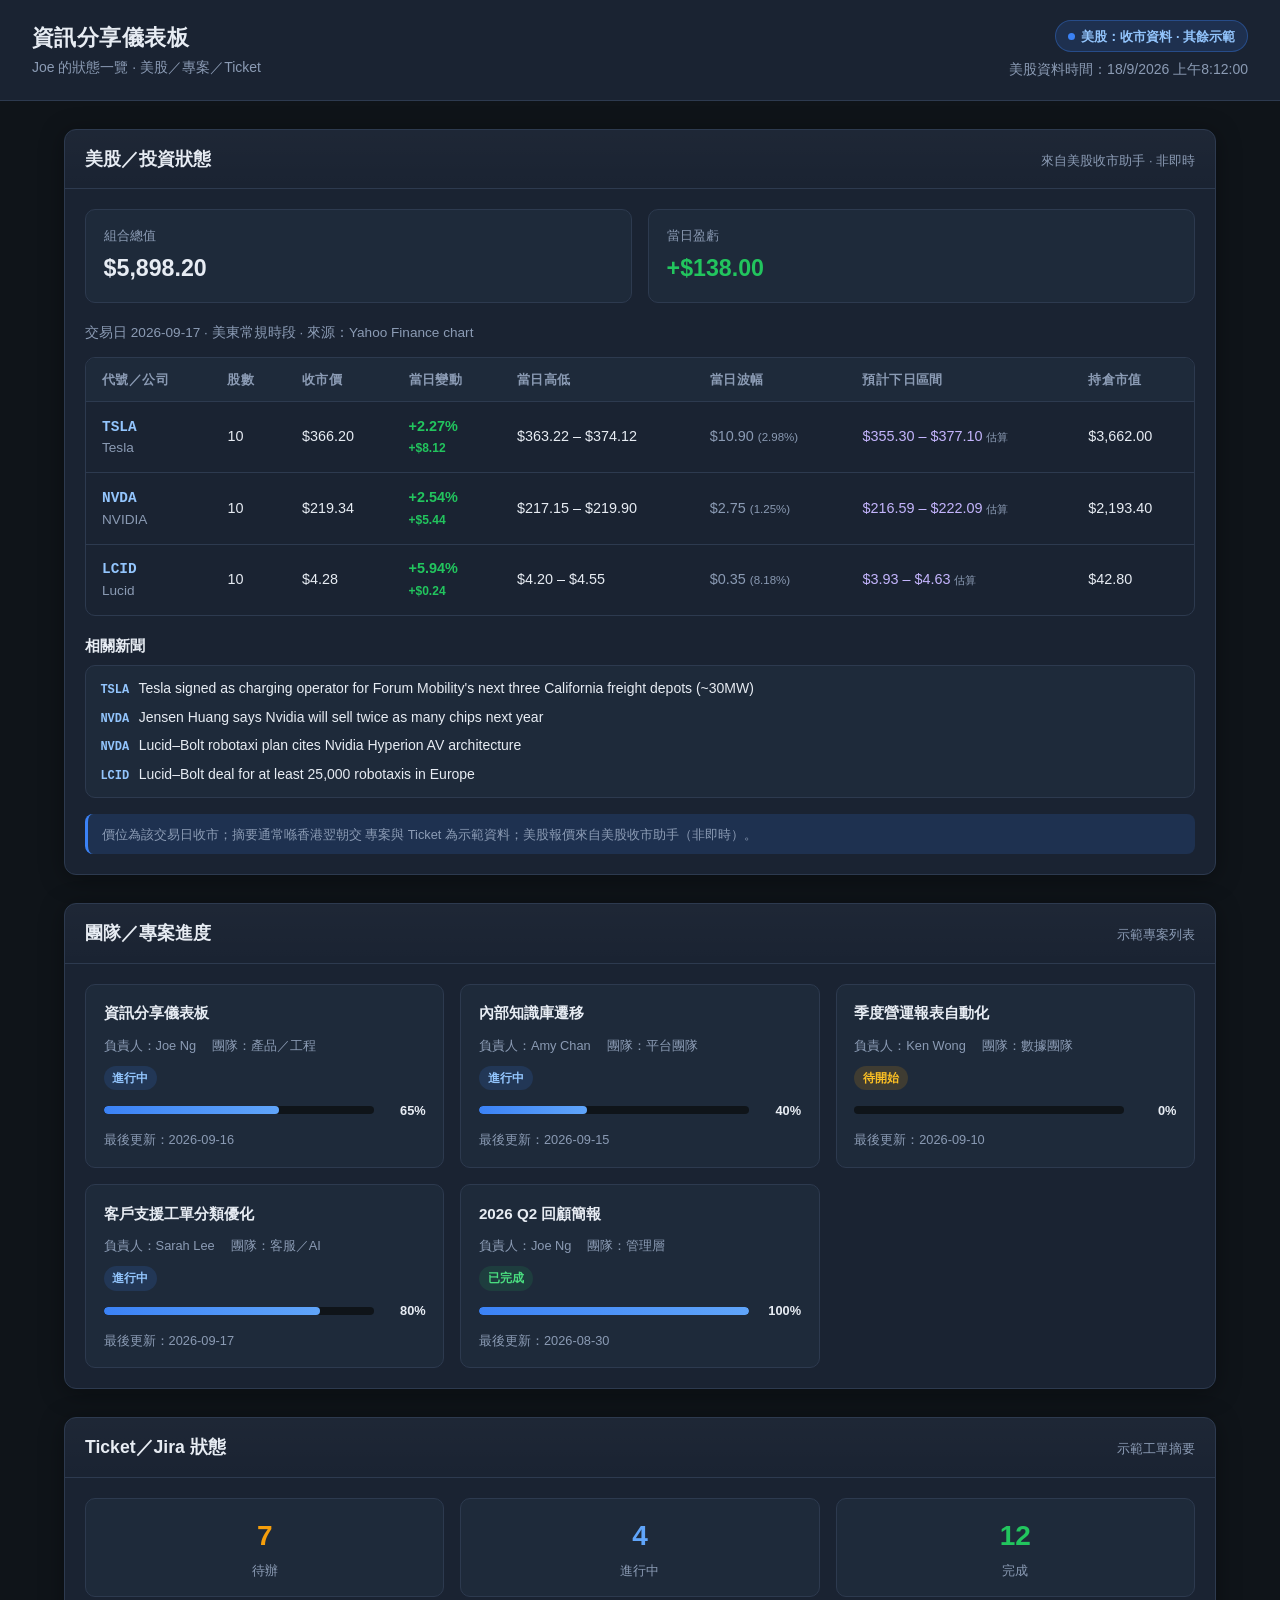
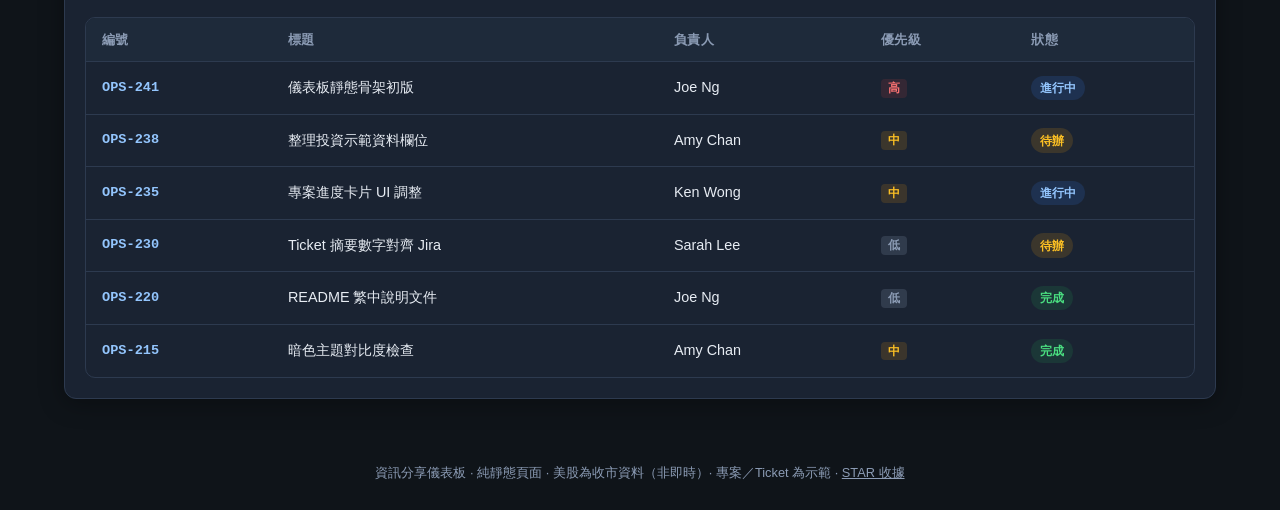
<file: index.html>
<!DOCTYPE html>
<html lang="zh-HK">
  <head>
    <meta charset="UTF-8" />
    <meta name="viewport" content="width=device-width, initial-scale=1" />
    <title>資訊分享儀表板｜Joe</title>
    <link rel="stylesheet" href="css/styles.css" />
  </head>
  <body>
    <header class="app-header">
      <div>
        <h1>資訊分享儀表板</h1>
        <p class="subtitle">Joe 的狀態一覽 · 美股／專案／Ticket</p>
      </div>
      <div style="text-align: right">
        <span class="badge-mock" id="mock-badge">美股：收市資料 · 其餘示範</span>
        <p class="subtitle" id="mock-updated" style="margin-top: 0.4rem"></p>
      </div>
    </header>

    <main>
      <!-- A) 美股／投資狀態 -->
      <section class="section" aria-labelledby="sec-portfolio">
        <div class="section-header">
          <h2 id="sec-portfolio">美股／投資狀態</h2>
          <span class="hint">來自美股收市助手 · 非即時</span>
        </div>
        <div class="section-body">
          <div class="portfolio-summary">
            <div class="stat-card">
              <div class="label">組合總值</div>
              <div class="value" id="portfolio-total-value">—</div>
            </div>
            <div class="stat-card">
              <div class="label">當日盈虧</div>
              <div class="value" id="portfolio-day-pl">—</div>
            </div>
          </div>

          <p class="session-meta" id="portfolio-session-meta"></p>

          <div class="table-wrap">
            <table>
              <thead>
                <tr>
                  <th>代號／公司</th>
                  <th>股數</th>
                  <th>收市價</th>
                  <th>當日變動</th>
                  <th>當日高低</th>
                  <th>當日波幅</th>
                  <th>預計下日區間</th>
                  <th>持倉市值</th>
                </tr>
              </thead>
              <tbody id="holdings-tbody"></tbody>
            </table>
          </div>

          <div id="portfolio-news" class="portfolio-news"></div>

          <p class="disclaimer" id="portfolio-disclaimer"></p>
        </div>
      </section>

      <!-- B) 團隊／專案進度 -->
      <section class="section" aria-labelledby="sec-projects">
        <div class="section-header">
          <h2 id="sec-projects">團隊／專案進度</h2>
          <span class="hint">示範專案列表</span>
        </div>
        <div class="section-body">
          <div class="project-grid" id="project-grid"></div>
        </div>
      </section>

      <!-- C) Ticket／Jira 狀態 -->
      <section class="section" aria-labelledby="sec-tickets">
        <div class="section-header">
          <h2 id="sec-tickets">Ticket／Jira 狀態</h2>
          <span class="hint">示範工單摘要</span>
        </div>
        <div class="section-body">
          <div class="ticket-summary">
            <div class="ticket-stat todo">
              <div class="count" id="ticket-todo">—</div>
              <div class="label">待辦</div>
            </div>
            <div class="ticket-stat in-progress">
              <div class="count" id="ticket-in-progress">—</div>
              <div class="label">進行中</div>
            </div>
            <div class="ticket-stat done">
              <div class="count" id="ticket-done">—</div>
              <div class="label">完成</div>
            </div>
          </div>

          <div class="table-wrap">
            <table>
              <thead>
                <tr>
                  <th>編號</th>
                  <th>標題</th>
                  <th>負責人</th>
                  <th>優先級</th>
                  <th>狀態</th>
                </tr>
              </thead>
              <tbody id="tickets-tbody"></tbody>
            </table>
          </div>
        </div>
      </section>
    </main>

    <footer class="app-footer">
      資訊分享儀表板 · 純靜態頁面 · 美股為收市資料（非即時）· 專案／Ticket 為示範 · <a href="receipts/" style="color: inherit">STAR 收據</a>
    </footer>

    <script src="data/stocks.js?v=202609180815"></script>
    <script src="data/mock.js?v=202609180815"></script>
    <script src="js/app.js?v=202609180815"></script>
  </body>
</html>
</file>
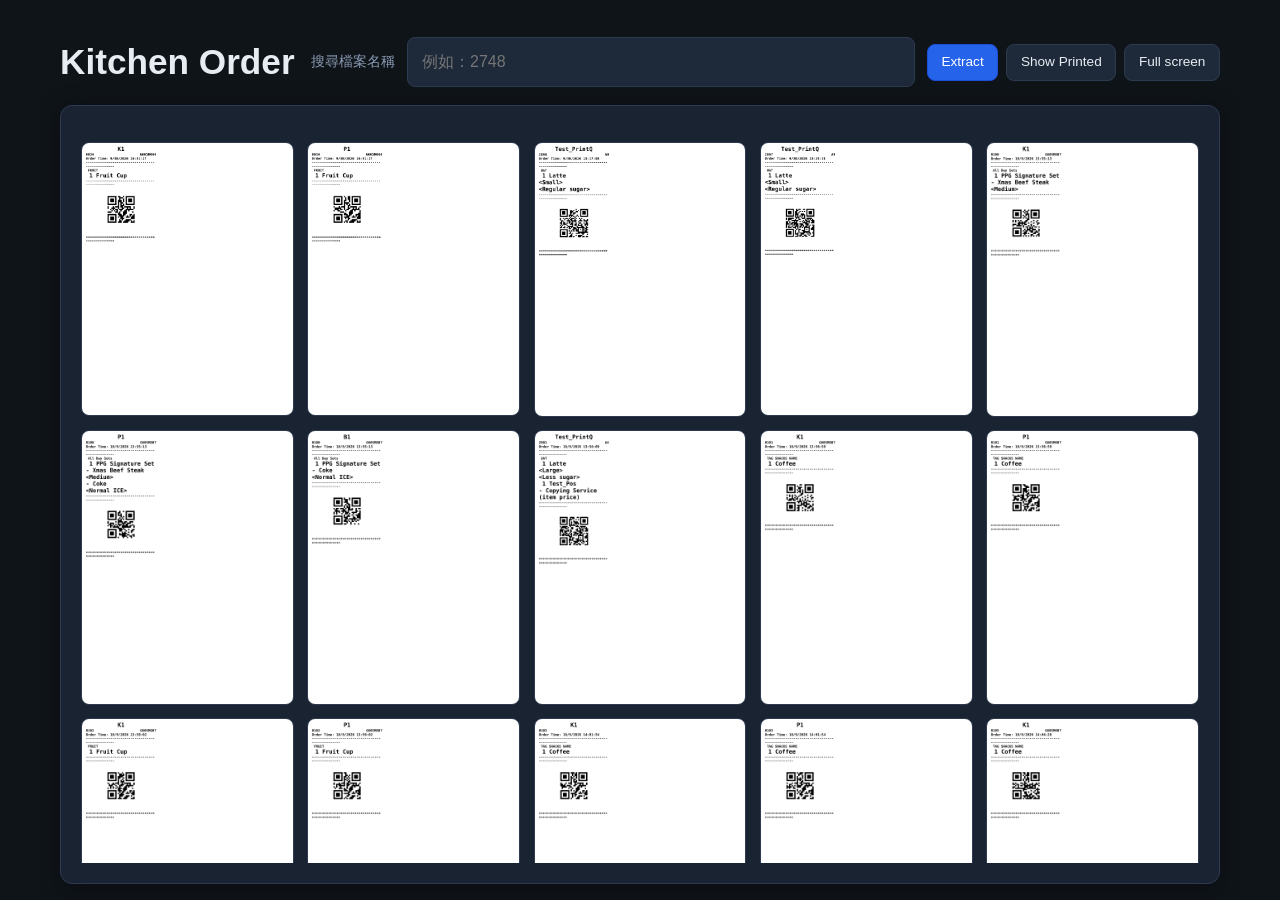
<file: receipts/index.html>
<!DOCTYPE html>
<html lang="zh-HK">
  <head>
    <meta charset="UTF-8" />
    <meta name="viewport" content="width=device-width, initial-scale=1" />
    <title>Kitchen Order</title>
    <link rel="stylesheet" href="receipts.css?v=202611070917" />
  </head>
  <body>
    <main class="receipts-page">
      <header class="page-header">
        <div class="title-row">
          <h1>Kitchen Order</h1>
          <div class="search-row">
            <label class="search-label" for="receipt-search">搜尋檔案名稱</label>
            <input
              id="receipt-search"
              class="search-input"
              type="search"
              placeholder="例如：2748"
              autocomplete="off"
            />
            <div class="heading-actions">
              <button type="button" id="extract-btn" class="extract-btn">Extract</button>
              <button type="button" id="view-toggle" class="view-toggle">Show Printed</button>
              <button type="button" id="fs-toggle" class="fs-toggle">Full screen</button>
            </div>
          </div>
        </div>
</header>

      <section class="receipt-section" aria-label="收據">
        <div class="receipt-scroll">
        <div id="receipt-list" class="receipt-list" aria-live="polite"></div>
        </div>
        <p id="empty-state" class="empty-state" hidden>找不到符合的收據。</p>
      </section>
</main>

    <script>
      const STORAGE_KEY = "star-receipts-prt-names";
      const VIEW_KEY = "star-receipts-view-mode";
      const fallbackManifest = [];
      const searchInput = document.getElementById("receipt-search");
      const receiptList = document.getElementById("receipt-list");
      const emptyState = document.getElementById("empty-state");
      const viewToggle = document.getElementById("view-toggle");

      const fsToggle = document.getElementById("fs-toggle");

      function isFullScreen() {
        return !!(document.fullscreenElement || document.webkitFullscreenElement);
      }

      function updateFsLabel() {
        fsToggle.textContent = isFullScreen() ? "Resume" : "Full screen";
      }

      async function toggleFullScreen() {
        try {
          if (!isFullScreen()) {
            const el = document.documentElement;
            if (el.requestFullscreen) await el.requestFullscreen();
            else if (el.webkitRequestFullscreen) el.webkitRequestFullscreen();
          } else {
            if (document.exitFullscreen) await document.exitFullscreen();
            else if (document.webkitExitFullscreen) document.webkitExitFullscreen();
          }
        } catch (e) {
          console.warn("Fullscreen failed", e);
        }
        updateFsLabel();
      }

      fsToggle.addEventListener("click", toggleFullScreen);
      document.addEventListener("fullscreenchange", updateFsLabel);
      document.addEventListener("webkitfullscreenchange", updateFsLabel);
      updateFsLabel();





      const EXTRACT_GH_PAT_KEY = "star-receipts-extract-gh-pat";
      const STAR_AGENT_LINK = "grokbot://app/v1/sidebar?agent=7eaa1558-73d5-4ce5-a62d-088988949266";
      const extractBtn = document.getElementById("extract-btn");

      async function fetchManifestNames() {
        const res = await fetch("manifest.json?v=" + Date.now(), { cache: "no-store" });
        if (!res.ok) throw new Error("manifest HTTP " + res.status);
        const data = await res.json();
        const list = Array.isArray(data) ? data : [];
        return list.map(function (item) { return item && item.name ? item.name : ""; }).filter(Boolean);
      }

      function sleep(ms) {
        return new Promise(function (resolve) { window.setTimeout(resolve, ms); });
      }

      async function waitForNewReceipts(beforeNames, timeoutMs) {
        const before = new Set(beforeNames);
        const started = Date.now();
        let latest = beforeNames.slice();
        while (Date.now() - started < timeoutMs) {
          await sleep(4000);
          try {
            latest = await fetchManifestNames();
            const added = latest.filter(function (name) { return !before.has(name); });
            if (added.length > 0) {
              return { count: added.length, names: added, total: latest.length };
            }
          } catch (e) {
            console.warn("poll manifest", e);
          }
        }
        latest = await fetchManifestNames().catch(function () { return beforeNames.slice(); });
        const added = latest.filter(function (name) { return !before.has(name); });
        return { count: added.length, names: added, total: latest.length, timedOut: true };
      }

      async function runExtract() {
        const prev = extractBtn.textContent;
        extractBtn.disabled = true;
        extractBtn.textContent = "Extracting…";

        let beforeNames = [];
        try {
          beforeNames = await fetchManifestNames();
        } catch (e) {
          beforeNames = (receipts || []).map(function (r) { return r.name; }).filter(Boolean);
        }

        try {
          // Browser cannot POST STAR webhook (CORS). Open STAR agent; user sends Execute once,
          // or ask 部署助手 in chat to trigger STAR.
          try {
            window.location.href = STAR_AGENT_LINK;
          } catch (e1) {
            window.open(STAR_AGENT_LINK, "_blank");
          }
          window.alert(
            "瀏覽器唔能直接打 STAR webhook（CORS）。\\n" +
            "已打開 STAR TSP 143IV emulator — 回一句：Execute once\\n" +
            "或者喺「部署助手」chat 講 Extract，我代你叫 STAR。\\n" +
            "完成後呢頁會自動偵測新收據張數。"
          );
          extractBtn.textContent = "Waiting…";
          const result = await waitForNewReceipts(beforeNames, 240000);
          if (result.count > 0) {
            extractBtn.textContent = "Received " + result.count;
            window.alert(
              "Received " + result.count + " receipt" + (result.count === 1 ? "" : "s") +
              ":\\n" + result.names.join("\\n")
            );
            location.reload();
            return;
          }
          extractBtn.textContent = "0 new";
          window.alert("Received 0 receipts（未偵測到新檔；可再試或喺部署助手講 Extract）。");
          window.setTimeout(function () {
            extractBtn.textContent = prev;
            extractBtn.disabled = false;
          }, 2500);
        } catch (e) {
          console.warn("Extract failed", e);
          extractBtn.textContent = "Failed";
          window.alert("Extract 失敗：\\n" + (e && e.message ? e.message : e));
          window.setTimeout(function () {
            extractBtn.textContent = prev;
            extractBtn.disabled = false;
          }, 2000);
        }
      }

      if (extractBtn) {
        extractBtn.addEventListener("click", function () {
          runExtract();
        });
      }

      const receiptScroll = document.querySelector(".receipt-scroll");
      let scrollIdleTimer = null;
      const SCROLL_IDLE_MS = 2000;

      function scrollReceiptsToTop() {
        if (!receiptScroll) return;
        receiptScroll.scrollTo({ top: 0, behavior: "smooth" });
      }

      function armScrollIdleReturn() {
        if (!receiptScroll) return;
        if (scrollIdleTimer) clearTimeout(scrollIdleTimer);
        scrollIdleTimer = setTimeout(function () {
          if (receiptScroll.scrollTop > 0) {
            scrollReceiptsToTop();
          }
        }, SCROLL_IDLE_MS);
      }

      if (receiptScroll) {
        receiptScroll.addEventListener("scroll", armScrollIdleReturn, { passive: true });
        receiptScroll.addEventListener("wheel", armScrollIdleReturn, { passive: true });
        receiptScroll.addEventListener("touchmove", armScrollIdleReturn, { passive: true });
      }



      let receipts = [];
      let viewMode = localStorage.getItem(VIEW_KEY) === "printed" ? "printed" : "unprinted";

      function loadPrintedNames() {
        try {
          const raw = localStorage.getItem(STORAGE_KEY);
          const arr = raw ? JSON.parse(raw) : [];
          return new Set(Array.isArray(arr) ? arr : []);
        } catch (e) {
          return new Set();
        }
      }

      function savePrintedNames(set) {
        localStorage.setItem(STORAGE_KEY, JSON.stringify(Array.from(set)));
      }

      function baseName(name) {
        if (!name) return "";
        return name.startsWith("PRT_") ? name.slice(4) : name;
      }

      function isPrinted(name, printedSet) {
        if (!name) return false;
        const base = baseName(name);
        if (name.startsWith("PRT_")) {
          // File already has PRT_ unless explicitly unmarked
          return !printedSet.has("UNPRT_" + base);
        }
        return printedSet.has(base) || printedSet.has("PRT_" + base);
      }

      function togglePrinted(name) {
        if (!name) return;
        const set = loadPrintedNames();
        const base = baseName(name);
        if (isPrinted(name, set)) {
          // Remove PRT_: clear printed marks; if real filename has PRT_, mark UNPRT_ override
          set.delete(base);
          set.delete("PRT_" + base);
          if (name.startsWith("PRT_")) {
            set.add("UNPRT_" + base);
          }
        } else {
          // Add PRT_
          set.delete("UNPRT_" + base);
          set.add(base);
          set.add("PRT_" + base);
        }
        savePrintedNames(set);
      }

      function updateToggleLabel() {
        viewToggle.textContent = viewMode === "unprinted" ? "Show Printed" : "Show Un-Print";
      }

      function visibleReceipts(printedSet) {
        const query = searchInput.value.trim().toLocaleLowerCase();
        const wantPrinted = viewMode === "printed";
        return receipts
          .filter((receipt) => isPrinted(receipt.name, printedSet) === wantPrinted)
          .filter((receipt) => {
            const name = (receipt.name || "").toLocaleLowerCase();
            const title = (receipt.title || "").toLocaleLowerCase();
            const base = baseName(receipt.name || "").toLocaleLowerCase();
            return name.includes(query) || title.includes(query) || base.includes(query);
          })
          .slice()
          .sort(function (a, b) {
            const ac = a.createdAt || "";
            const bc = b.createdAt || "";
            if (wantPrinted) {
              // Printed: newest creation date first (descending)
              if (ac < bc) return 1;
              if (ac > bc) return -1;
            } else {
              // Unprinted: oldest creation date first (ascending)
              if (ac < bc) return -1;
              if (ac > bc) return 1;
            }
            return (a.name || "").localeCompare(b.name || "");
          });
      }

      function renderReceipts() {
        const printedSet = loadPrintedNames();
        const matches = visibleReceipts(printedSet);
        updateToggleLabel();

        receiptList.replaceChildren();
        emptyState.hidden = matches.length !== 0;

        matches.forEach((receipt) => {
          const card = document.createElement("div");
          card.className = "receipt-card";
          const printed = isPrinted(receipt.name, printedSet);
          card.title = (receipt.name || "") + (printed ? "（雙擊移除 PRT_）" : "（雙擊加上 PRT_）");
          card.dataset.name = receipt.name || "";

          if (receipt.preview) {
            const img = document.createElement("img");
            img.className = "pdf-preview";
            img.src = receipt.preview + "?v=202611070917";
            img.alt = receipt.title || receipt.name || "Receipt preview";
            img.loading = "lazy";
            img.draggable = false;
            card.appendChild(img);
          } else {
            const fallback = document.createElement("div");
            fallback.className = "pdf-fallback";
            fallback.textContent = receipt.name || "PDF";
            card.appendChild(fallback);
          }

          card.addEventListener("dblclick", function (event) {
            event.preventDefault();
            event.stopPropagation();
            togglePrinted(receipt.name);
            renderReceipts();
          });

          receiptList.appendChild(card);
        });
      }

      viewToggle.addEventListener("click", function () {
        viewMode = viewMode === "unprinted" ? "printed" : "unprinted";
        localStorage.setItem(VIEW_KEY, viewMode);
        renderReceipts();
      });

      searchInput.addEventListener("input", renderReceipts);

      fetch("manifest.json?v=202611070917")
        .then((response) => {
          if (!response.ok) throw new Error("Manifest request failed: " + response.status);
          return response.json();
        })
        .catch(() => fallbackManifest)
        .then((manifest) => {
          receipts = Array.isArray(manifest) ? manifest : fallbackManifest;
          renderReceipts();
        });
    </script>
  </body>
</html>
</file>
<file: css/styles.css>
/* ============================================================
   資訊分享儀表板 — 樣式
   深色專業風格，桌面可讀，無需建置工具
   ============================================================ */

:root {
  --bg: #0f1419;
  --bg-elevated: #1a2332;
  --bg-card: #1e2a3a;
  --bg-hover: #243447;
  --border: #2d3a4f;
  --text: #e7ecf3;
  --text-muted: #8b9bb4;
  --accent: #3b82f6;
  --accent-soft: rgba(59, 130, 246, 0.15);
  --positive: #22c55e;
  --positive-soft: rgba(34, 197, 94, 0.12);
  --negative: #ef4444;
  --negative-soft: rgba(239, 68, 68, 0.12);
  --warning: #f59e0b;
  --radius: 12px;
  --shadow: 0 4px 24px rgba(0, 0, 0, 0.35);
  --font: "Noto Sans TC", "PingFang HK", "Microsoft JhengHei",
    "Helvetica Neue", Arial, sans-serif;
  --mono: "SF Mono", "Cascadia Code", "Consolas", monospace;
}

*,
*::before,
*::after {
  box-sizing: border-box;
  margin: 0;
  padding: 0;
}

html {
  font-size: 16px;
  -webkit-font-smoothing: antialiased;
}

body {
  font-family: var(--font);
  background: var(--bg);
  color: var(--text);
  line-height: 1.5;
  min-height: 100vh;
}

/* ---------- 版面 ---------- */

.app-header {
  background: var(--bg-elevated);
  border-bottom: 1px solid var(--border);
  padding: 1.25rem 2rem;
  display: flex;
  flex-wrap: wrap;
  align-items: center;
  justify-content: space-between;
  gap: 1rem;
}

.app-header h1 {
  font-size: 1.35rem;
  font-weight: 700;
  letter-spacing: 0.02em;
}

.app-header .subtitle {
  color: var(--text-muted);
  font-size: 0.875rem;
  margin-top: 0.2rem;
}

.badge-mock {
  display: inline-flex;
  align-items: center;
  gap: 0.4rem;
  background: var(--accent-soft);
  color: #93c5fd;
  border: 1px solid rgba(59, 130, 246, 0.35);
  padding: 0.35rem 0.75rem;
  border-radius: 999px;
  font-size: 0.8rem;
  font-weight: 600;
}

.badge-mock::before {
  content: "";
  width: 7px;
  height: 7px;
  border-radius: 50%;
  background: var(--accent);
}

main {
  max-width: 1200px;
  margin: 0 auto;
  padding: 1.75rem 1.5rem 3rem;
  display: flex;
  flex-direction: column;
  gap: 1.75rem;
}

.section {
  background: var(--bg-elevated);
  border: 1px solid var(--border);
  border-radius: var(--radius);
  box-shadow: var(--shadow);
  overflow: hidden;
}

.section-header {
  display: flex;
  flex-wrap: wrap;
  align-items: baseline;
  justify-content: space-between;
  gap: 0.5rem;
  padding: 1rem 1.25rem;
  border-bottom: 1px solid var(--border);
  background: linear-gradient(180deg, rgba(255, 255, 255, 0.02), transparent);
}

.section-header h2 {
  font-size: 1.1rem;
  font-weight: 650;
}

.section-header .hint {
  font-size: 0.8rem;
  color: var(--text-muted);
}

.section-body {
  padding: 1.25rem;
}

/* ---------- 投資組合 ---------- */

.portfolio-summary {
  display: grid;
  grid-template-columns: repeat(auto-fit, minmax(180px, 1fr));
  gap: 1rem;
  margin-bottom: 1.25rem;
}

.stat-card {
  background: var(--bg-card);
  border: 1px solid var(--border);
  border-radius: 10px;
  padding: 1rem 1.1rem;
}

.stat-card .label {
  font-size: 0.8rem;
  color: var(--text-muted);
  margin-bottom: 0.35rem;
}

.stat-card .value {
  font-size: 1.45rem;
  font-weight: 700;
  font-variant-numeric: tabular-nums;
}

.stat-card .value.positive {
  color: var(--positive);
}

.stat-card .value.negative {
  color: var(--negative);
}

.table-wrap {
  overflow-x: auto;
  border-radius: 10px;
  border: 1px solid var(--border);
}

table {
  width: 100%;
  border-collapse: collapse;
  font-size: 0.9rem;
}

thead {
  background: var(--bg-card);
}

th {
  text-align: left;
  padding: 0.75rem 1rem;
  font-weight: 600;
  color: var(--text-muted);
  font-size: 0.8rem;
  letter-spacing: 0.03em;
  white-space: nowrap;
  border-bottom: 1px solid var(--border);
}

td {
  padding: 0.85rem 1rem;
  border-bottom: 1px solid var(--border);
  font-variant-numeric: tabular-nums;
  vertical-align: middle;
}

tbody tr:last-child td {
  border-bottom: none;
}

tbody tr:hover {
  background: var(--bg-hover);
}

.ticker {
  font-family: var(--mono);
  font-weight: 700;
  color: #93c5fd;
}

.company {
  color: var(--text-muted);
  font-size: 0.85rem;
}

.change-pos {
  color: var(--positive);
  font-weight: 600;
}

.change-neg {
  color: var(--negative);
  font-weight: 600;
}

.session-meta {
  margin: 0 0 0.85rem;
  font-size: 0.85rem;
  color: var(--text-muted);
}

.portfolio-news {
  margin-top: 1.15rem;
}

.news-heading {
  font-size: 0.95rem;
  font-weight: 600;
  margin-bottom: 0.5rem;
  color: var(--text);
}

.news-list {
  list-style: none;
  display: flex;
  flex-direction: column;
  gap: 0.45rem;
  padding: 0.75rem 0.9rem;
  background: var(--bg-card);
  border: 1px solid var(--border);
  border-radius: 10px;
}

.news-list li {
  font-size: 0.875rem;
  line-height: 1.45;
}

.news-ticker {
  font-family: var(--mono);
  font-size: 0.75rem;
  font-weight: 700;
  color: #93c5fd;
  margin-right: 0.35rem;
}

.news-list a {
  color: var(--text);
  text-decoration: none;
  border-bottom: 1px solid transparent;
}

.news-list a:hover {
  color: #93c5fd;
  border-bottom-color: rgba(147, 197, 253, 0.5);
}

.disclaimer {
  margin-top: 1rem;
  font-size: 0.8rem;
  color: var(--text-muted);
  padding: 0.65rem 0.85rem;
  background: var(--accent-soft);
  border-radius: 8px;
  border-left: 3px solid var(--accent);
}

/* ---------- 專案進度 ---------- */

.project-grid {
  display: grid;
  grid-template-columns: repeat(auto-fill, minmax(280px, 1fr));
  gap: 1rem;
}

.project-card {
  background: var(--bg-card);
  border: 1px solid var(--border);
  border-radius: 10px;
  padding: 1.1rem;
  display: flex;
  flex-direction: column;
  gap: 0.65rem;
}

.project-card h3 {
  font-size: 0.95rem;
  font-weight: 650;
}

.project-meta {
  font-size: 0.8rem;
  color: var(--text-muted);
  display: flex;
  flex-wrap: wrap;
  gap: 0.5rem 1rem;
}

.status-pill {
  display: inline-block;
  font-size: 0.75rem;
  font-weight: 650;
  padding: 0.2rem 0.55rem;
  border-radius: 999px;
  white-space: nowrap;
}

.status-pill.進行中 {
  background: var(--accent-soft);
  color: #93c5fd;
}

.status-pill.待開始 {
  background: rgba(245, 158, 11, 0.15);
  color: #fbbf24;
}

.status-pill.已完成 {
  background: var(--positive-soft);
  color: #4ade80;
}

.status-pill.待辦 {
  background: rgba(245, 158, 11, 0.15);
  color: #fbbf24;
}

.status-pill.完成 {
  background: var(--positive-soft);
  color: #4ade80;
}

.progress-row {
  display: flex;
  align-items: center;
  gap: 0.75rem;
}

.progress-bar {
  flex: 1;
  height: 8px;
  background: var(--bg);
  border-radius: 999px;
  overflow: hidden;
}

.progress-fill {
  height: 100%;
  background: linear-gradient(90deg, var(--accent), #60a5fa);
  border-radius: 999px;
  transition: width 0.4s ease;
}

.progress-pct {
  font-size: 0.8rem;
  font-weight: 650;
  font-variant-numeric: tabular-nums;
  min-width: 2.5rem;
  text-align: right;
}

/* ---------- Ticket / Jira ---------- */

.ticket-summary {
  display: grid;
  grid-template-columns: repeat(3, 1fr);
  gap: 1rem;
  margin-bottom: 1.25rem;
}

.ticket-stat {
  text-align: center;
  background: var(--bg-card);
  border: 1px solid var(--border);
  border-radius: 10px;
  padding: 1rem;
}

.ticket-stat .count {
  font-size: 1.75rem;
  font-weight: 700;
  font-variant-numeric: tabular-nums;
}

.ticket-stat .label {
  font-size: 0.8rem;
  color: var(--text-muted);
  margin-top: 0.25rem;
}

.ticket-stat.todo .count {
  color: var(--warning);
}

.ticket-stat.in-progress .count {
  color: #60a5fa;
}

.ticket-stat.done .count {
  color: var(--positive);
}

.priority {
  font-size: 0.75rem;
  font-weight: 650;
  padding: 0.15rem 0.45rem;
  border-radius: 4px;
}

.priority.高 {
  background: var(--negative-soft);
  color: #f87171;
}

.priority.中 {
  background: rgba(245, 158, 11, 0.15);
  color: #fbbf24;
}

.priority.低 {
  background: rgba(139, 155, 180, 0.2);
  color: var(--text-muted);
}

.key-cell {
  font-family: var(--mono);
  font-size: 0.85rem;
  color: #93c5fd;
  font-weight: 600;
}

.app-footer {
  text-align: center;
  padding: 1rem 1.5rem 2rem;
  color: var(--text-muted);
  font-size: 0.8rem;
}

/* ---------- 響應式 ---------- */

@media (max-width: 640px) {
  .app-header {
    padding: 1rem 1.25rem;
  }

  main {
    padding: 1.25rem 1rem 2rem;
  }

  .ticket-summary {
    grid-template-columns: 1fr;
  }

  .stat-card .value {
    font-size: 1.25rem;
  }
}

/* 當日波幅 */
.amplitude {
  font-variant-numeric: tabular-nums;
  white-space: nowrap;
  color: var(--text-muted, #8b9bb4);
}
.amplitude small {
  color: var(--text-muted, #8b9bb4);
  font-size: 0.8em;
}

/* 預計下日區間（估算） */
.next-range {
  font-variant-numeric: tabular-nums;
  white-space: nowrap;
  color: #c4b5fd;
}
.next-range .est-note,
.est-note {
  color: var(--text-muted, #8b9bb4);
  font-size: 0.75em;
}
</file>
<file: receipts/receipts.css>
:root {
  --bg: #0f1419;
  --bg-elevated: #1a2332;
  --bg-card: #1e2a3a;
  --bg-hover: #243447;
  --border: #2d3a4f;
  --text: #e7ecf3;
  --text-muted: #8b9bb4;
  --accent: #3b82f6;
  --radius: 12px;
  --font: "Noto Sans TC", "PingFang HK", "Microsoft JhengHei", "Helvetica Neue", Arial, sans-serif;
}

*, *::before, *::after { box-sizing: border-box; }
html { font-size: 16px; -webkit-font-smoothing: antialiased; height: 100%; }
body {
  margin: 0;
  height: 100%;
  overflow: hidden;
  background: var(--bg);
  color: var(--text);
  font-family: var(--font);
  line-height: 1.5;
}

.receipts-page {
  display: flex;
  flex-direction: column;
  height: 100%;
  max-width: 1200px;
  margin: 0 auto;
  padding: 1.25rem 1.25rem 1rem;
  overflow: hidden;
}

.page-header {
  flex: 0 0 auto;
  margin-bottom: 1rem;
}
.back-link, .page-footer a { color: #93c5fd; text-decoration: none; }
.back-link:hover, .page-footer a:hover { text-decoration: underline; }
h1 { margin: 1rem 0 0.25rem; font-size: clamp(1.6rem, 4vw, 2.2rem); }

.title-row {
  display: flex;
  flex-wrap: wrap;
  align-items: center;
  justify-content: space-between;
  gap: 0.75rem 1rem;
  margin-top: 1rem;
}
.title-row h1 {
  margin: 0;
}

.title-row .search-row {
  flex: 1 1 auto;
  min-width: 12rem;
}


.subtitle { margin: 0; color: var(--text-muted); }

.receipt-section {
  display: flex;
  flex-direction: column;
  flex: 1 1 auto;
  min-height: 0;
  padding: 1.25rem;
  background: var(--bg-elevated);
  border: 1px solid var(--border);
  border-radius: var(--radius);
  box-shadow: 0 4px 24px rgba(0, 0, 0, 0.35);
  overflow: hidden;
}

.section-heading {
  display: flex;
  flex: 0 0 auto;
  align-items: baseline;
  justify-content: space-between;
  gap: 1rem;
  margin-bottom: 1rem;
}
.heading-actions { display: flex; flex-wrap: wrap; align-items: center; gap: 0.5rem; }
h2 { margin: 0; font-size: 1.1rem; }


.extract-btn {
  appearance: none;
  padding: 0.45rem 0.85rem;
  color: #fff;
  background: #2563eb;
  border: 1px solid #1d4ed8;
  border-radius: 8px;
  font: inherit;
  font-size: 0.85rem;
  cursor: pointer;
  transition: background 0.15s ease, border-color 0.15s ease;
}
.extract-btn:hover { background: #1d4ed8; }
.extract-btn:disabled { opacity: 0.7; cursor: wait; }

.view-toggle,
.fs-toggle {
  appearance: none;
  padding: 0.45rem 0.85rem;
  color: var(--text);
  background: var(--bg-card);
  border: 1px solid var(--border);
  border-radius: 8px;
  font: inherit;
  font-size: 0.85rem;
  cursor: pointer;
  transition: background 0.15s ease, border-color 0.15s ease;
}
.view-toggle:hover,
.fs-toggle:hover {
  background: var(--bg-hover);
  border-color: #42618c;
}

.search-label {
  display: block;
  flex: 0 0 auto;
  margin-bottom: 0.4rem;
  color: var(--text-muted);
  font-size: 0.85rem;
}
.search-input {
  flex: 0 0 auto;
  width: 100%;
  padding: 0.75rem 0.9rem;
  color: var(--text);
  background: var(--bg-card);
  border: 1px solid var(--border);
  border-radius: 8px;
  font: inherit;
}
.search-input:focus { outline: 2px solid rgba(59, 130, 246, 0.55); outline-offset: 1px; border-color: var(--accent); }

.search-row {
  display: flex;
  flex: 0 0 auto;
  align-items: center;
  gap: 0.75rem;
  justify-content: flex-start;
}
.search-row .search-label {
  display: inline-block;
  margin: 0;
  flex: 0 0 auto;
  white-space: nowrap;
}
.search-row .search-input {
  flex: 1 1 auto;
  min-width: 0;
  width: auto;
}
.search-row .heading-actions {
  margin-left: auto;
  flex: 0 0 auto;
}



/* Scroll wrapper — NOT the grid itself (avoids column overlap bugs) */
.receipt-scroll {
  flex: 1 1 auto;
  min-height: 0;
  margin-top: 1rem;
  overflow-x: hidden;
  overflow-y: auto;
  -webkit-overflow-scrolling: touch;
}

.receipt-list {
  display: grid;
  grid-template-columns: repeat(5, minmax(0, 1fr));
  grid-auto-rows: max-content;
  align-items: start;
  justify-items: stretch;
  gap: 0.85rem;
  width: 100%;
}

.receipt-card {
  display: block;
  position: relative;
  width: 100%;
  min-width: 0;
  max-width: 100%;
  margin: 0;
  padding: 0;
  overflow: hidden;
  color: var(--text);
  background: transparent;
  border: 1px solid var(--border);
  border-radius: 8px;
  cursor: default;
  transition: border-color 0.15s ease;
}
.receipt-card:hover { border-color: #42618c; }

.pdf-preview {
  display: block;
  width: 100%;
  height: auto;
  max-width: 100%;
  margin: 0;
  padding: 0;
  border: 0;
  vertical-align: top;
  background: transparent;
}

.pdf-fallback {
  display: grid;
  place-items: center;
  width: 100%;
  min-height: 8rem;
  padding: 0.75rem;
  color: var(--text-muted);
  font-size: 0.8rem;
  text-align: center;
  background: var(--bg-card);
}

.empty-state {
  flex: 0 0 auto;
  margin: 1.25rem 0 0;
  color: var(--text-muted);
  text-align: center;
}

.page-footer {
  flex: 0 0 auto;
  padding-top: 0.85rem;
  color: var(--text-muted);
  font-size: 0.85rem;
  text-align: center;
}

:fullscreen .receipts-page,
:-webkit-full-screen .receipts-page {
  max-width: none;
  height: 100%;
  padding: 1.25rem 1.5rem 1rem;
  background: var(--bg);
}

@media (max-width: 480px) {
  .receipts-page { padding: 1rem 0.85rem 0.75rem; }
  .receipt-section { padding: 1rem; }
}
</file>
